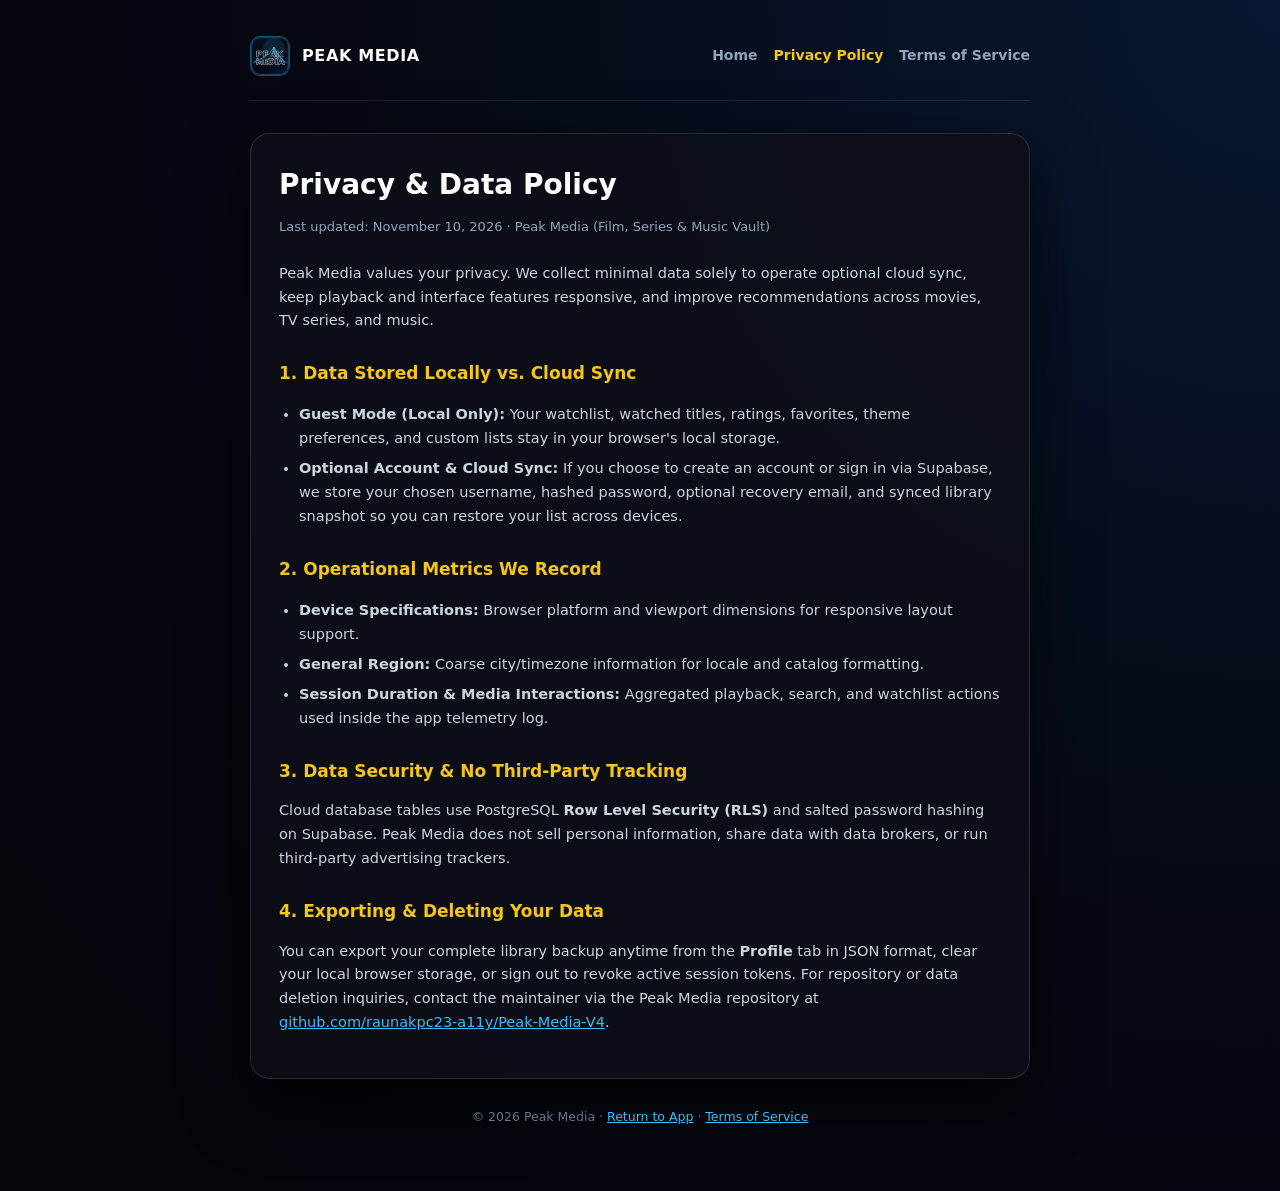
<file: privacy.html>
<!DOCTYPE html>
<html lang="en" class="dark">
<head>
  <meta charset="UTF-8">
  <meta name="viewport" content="width=device-width, initial-scale=1.0">
  <title>Privacy Policy — Peak Media</title>
  <link rel="icon" type="image/svg+xml" href="icons/peak-media.svg">
  <style>
    :root { color-scheme: dark; }
    * { box-sizing: border-box; }
    body {
      margin: 0;
      font-family: Inter, ui-sans-serif, system-ui, -apple-system, Segoe UI, Roboto, sans-serif;
      background: radial-gradient(circle at top right, #081832 0%, #050811 55%, #03050a 100%);
      color: #e2e8f0;
      min-height: 100vh;
      line-height: 1.65;
    }
    .wrap { max-width: 820px; margin: 0 auto; padding: 36px 20px 64px; }
    header {
      display: flex; flex-wrap: wrap; align-items: center; justify-content: space-between;
      gap: 16px; padding-bottom: 24px; border-bottom: 1px solid rgba(255,255,255,0.1); margin-bottom: 32px;
    }
    .brand { display: flex; align-items: center; gap: 12px; text-decoration: none; color: #fff; font-weight: 800; letter-spacing: 0.04em; }
    .brand img { width: 40px; height: 40px; border-radius: 10px; border: 1px solid rgba(56,189,248,0.4); }
    nav { display: flex; gap: 16px; font-size: 14px; }
    nav a { color: #94a3b8; text-decoration: none; font-weight: 600; }
    nav a:hover, nav a.active { color: #f5c518; }
    main {
      background: rgba(13, 16, 24, 0.85);
      border: 1px solid rgba(255, 255, 255, 0.12);
      border-radius: 20px;
      padding: 28px;
      box-shadow: 0 24px 64px rgba(0, 0, 0, 0.6);
    }
    h1 { margin: 0 0 8px; font-size: 28px; color: #fff; }
    .meta { color: #94a3b8; font-size: 13px; margin-bottom: 24px; }
    h2 { margin-top: 26px; margin-bottom: 10px; font-size: 17px; color: #f5c518; }
    p, li { color: #cbd5e1; font-size: 14.5px; }
    ul { padding-left: 20px; }
    li + li { margin-top: 6px; }
    a { color: #38bdf8; }
    footer { margin-top: 28px; text-align: center; font-size: 12.5px; color: #64748b; }
  </style>
</head>
<body>
  <div class="wrap">
    <header>
      <a class="brand" href="./">
        <img src="icons/peak-media.svg" alt="Peak Media Logo">
        <span>PEAK MEDIA</span>
      </a>
      <nav>
        <a href="./">Home</a>
        <a href="privacy.html" class="active">Privacy Policy</a>
        <a href="terms.html">Terms of Service</a>
      </nav>
    </header>

    <main>
      <h1>Privacy &amp; Data Policy</h1>
      <div class="meta">Last updated: November 10, 2026 · Peak Media (Film, Series &amp; Music Vault)</div>

      <p>Peak Media values your privacy. We collect minimal data solely to operate optional cloud sync, keep playback and interface features responsive, and improve recommendations across movies, TV series, and music.</p>

      <h2>1. Data Stored Locally vs. Cloud Sync</h2>
      <ul>
        <li><strong>Guest Mode (Local Only):</strong> Your watchlist, watched titles, ratings, favorites, theme preferences, and custom lists stay in your browser's local storage.</li>
        <li><strong>Optional Account &amp; Cloud Sync:</strong> If you choose to create an account or sign in via Supabase, we store your chosen username, hashed password, optional recovery email, and synced library snapshot so you can restore your list across devices.</li>
      </ul>

      <h2>2. Operational Metrics We Record</h2>
      <ul>
        <li><strong>Device Specifications:</strong> Browser platform and viewport dimensions for responsive layout support.</li>
        <li><strong>General Region:</strong> Coarse city/timezone information for locale and catalog formatting.</li>
        <li><strong>Session Duration &amp; Media Interactions:</strong> Aggregated playback, search, and watchlist actions used inside the app telemetry log.</li>
      </ul>

      <h2>3. Data Security &amp; No Third-Party Tracking</h2>
      <p>Cloud database tables use PostgreSQL <strong>Row Level Security (RLS)</strong> and salted password hashing on Supabase. Peak Media does not sell personal information, share data with data brokers, or run third-party advertising trackers.</p>

      <h2>4. Exporting &amp; Deleting Your Data</h2>
      <p>You can export your complete library backup anytime from the <strong>Profile</strong> tab in JSON format, clear your local browser storage, or sign out to revoke active session tokens. For repository or data deletion inquiries, contact the maintainer via the Peak Media repository at <a href="https://github.com/raunakpc23-a11y/Peak-Media-V4" target="_blank" rel="noopener">github.com/raunakpc23-a11y/Peak-Media-V4</a>.</p>
    </main>

    <footer>
      © 2026 Peak Media · <a href="./">Return to App</a> · <a href="terms.html">Terms of Service</a>
    </footer>
  </div>
</body>
</html>
</file>
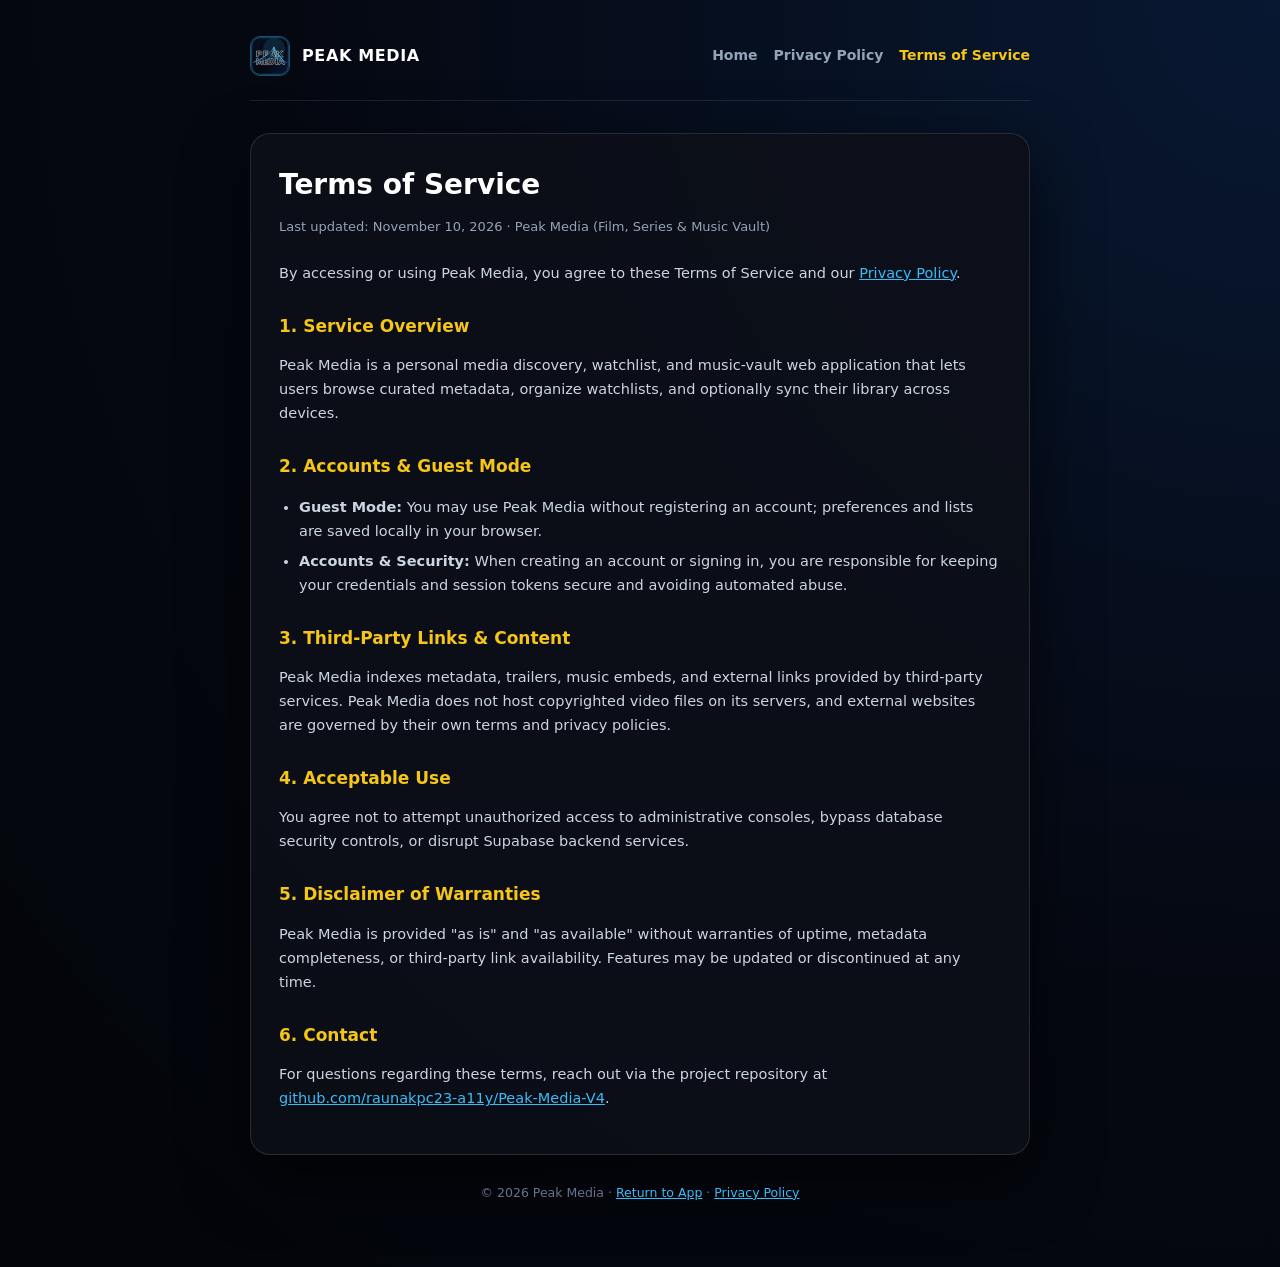
<file: terms.html>
<!DOCTYPE html>
<html lang="en" class="dark">
<head>
  <meta charset="UTF-8">
  <meta name="viewport" content="width=device-width, initial-scale=1.0">
  <title>Terms of Service — Peak Media</title>
  <link rel="icon" type="image/svg+xml" href="icons/peak-media.svg">
  <style>
    :root { color-scheme: dark; }
    * { box-sizing: border-box; }
    body {
      margin: 0;
      font-family: Inter, ui-sans-serif, system-ui, -apple-system, Segoe UI, Roboto, sans-serif;
      background: radial-gradient(circle at top right, #081832 0%, #050811 55%, #03050a 100%);
      color: #e2e8f0;
      min-height: 100vh;
      line-height: 1.65;
    }
    .wrap { max-width: 820px; margin: 0 auto; padding: 36px 20px 64px; }
    header {
      display: flex; flex-wrap: wrap; align-items: center; justify-content: space-between;
      gap: 16px; padding-bottom: 24px; border-bottom: 1px solid rgba(255,255,255,0.1); margin-bottom: 32px;
    }
    .brand { display: flex; align-items: center; gap: 12px; text-decoration: none; color: #fff; font-weight: 800; letter-spacing: 0.04em; }
    .brand img { width: 40px; height: 40px; border-radius: 10px; border: 1px solid rgba(56,189,248,0.4); }
    nav { display: flex; gap: 16px; font-size: 14px; }
    nav a { color: #94a3b8; text-decoration: none; font-weight: 600; }
    nav a:hover, nav a.active { color: #f5c518; }
    main {
      background: rgba(13, 16, 24, 0.85);
      border: 1px solid rgba(255, 255, 255, 0.12);
      border-radius: 20px;
      padding: 28px;
      box-shadow: 0 24px 64px rgba(0, 0, 0, 0.6);
    }
    h1 { margin: 0 0 8px; font-size: 28px; color: #fff; }
    .meta { color: #94a3b8; font-size: 13px; margin-bottom: 24px; }
    h2 { margin-top: 26px; margin-bottom: 10px; font-size: 17px; color: #f5c518; }
    p, li { color: #cbd5e1; font-size: 14.5px; }
    ul { padding-left: 20px; }
    li + li { margin-top: 6px; }
    a { color: #38bdf8; }
    footer { margin-top: 28px; text-align: center; font-size: 12.5px; color: #64748b; }
  </style>
</head>
<body>
  <div class="wrap">
    <header>
      <a class="brand" href="./">
        <img src="icons/peak-media.svg" alt="Peak Media Logo">
        <span>PEAK MEDIA</span>
      </a>
      <nav>
        <a href="./">Home</a>
        <a href="privacy.html">Privacy Policy</a>
        <a href="terms.html" class="active">Terms of Service</a>
      </nav>
    </header>

    <main>
      <h1>Terms of Service</h1>
      <div class="meta">Last updated: November 10, 2026 · Peak Media (Film, Series &amp; Music Vault)</div>

      <p>By accessing or using Peak Media, you agree to these Terms of Service and our <a href="privacy.html">Privacy Policy</a>.</p>

      <h2>1. Service Overview</h2>
      <p>Peak Media is a personal media discovery, watchlist, and music-vault web application that lets users browse curated metadata, organize watchlists, and optionally sync their library across devices.</p>

      <h2>2. Accounts &amp; Guest Mode</h2>
      <ul>
        <li><strong>Guest Mode:</strong> You may use Peak Media without registering an account; preferences and lists are saved locally in your browser.</li>
        <li><strong>Accounts &amp; Security:</strong> When creating an account or signing in, you are responsible for keeping your credentials and session tokens secure and avoiding automated abuse.</li>
      </ul>

      <h2>3. Third-Party Links &amp; Content</h2>
      <p>Peak Media indexes metadata, trailers, music embeds, and external links provided by third-party services. Peak Media does not host copyrighted video files on its servers, and external websites are governed by their own terms and privacy policies.</p>

      <h2>4. Acceptable Use</h2>
      <p>You agree not to attempt unauthorized access to administrative consoles, bypass database security controls, or disrupt Supabase backend services.</p>

      <h2>5. Disclaimer of Warranties</h2>
      <p>Peak Media is provided "as is" and "as available" without warranties of uptime, metadata completeness, or third-party link availability. Features may be updated or discontinued at any time.</p>

      <h2>6. Contact</h2>
      <p>For questions regarding these terms, reach out via the project repository at <a href="https://github.com/raunakpc23-a11y/Peak-Media-V4" target="_blank" rel="noopener">github.com/raunakpc23-a11y/Peak-Media-V4</a>.</p>
    </main>

    <footer>
      © 2026 Peak Media · <a href="./">Return to App</a> · <a href="privacy.html">Privacy Policy</a>
    </footer>
  </div>
</body>
</html>
</file>
